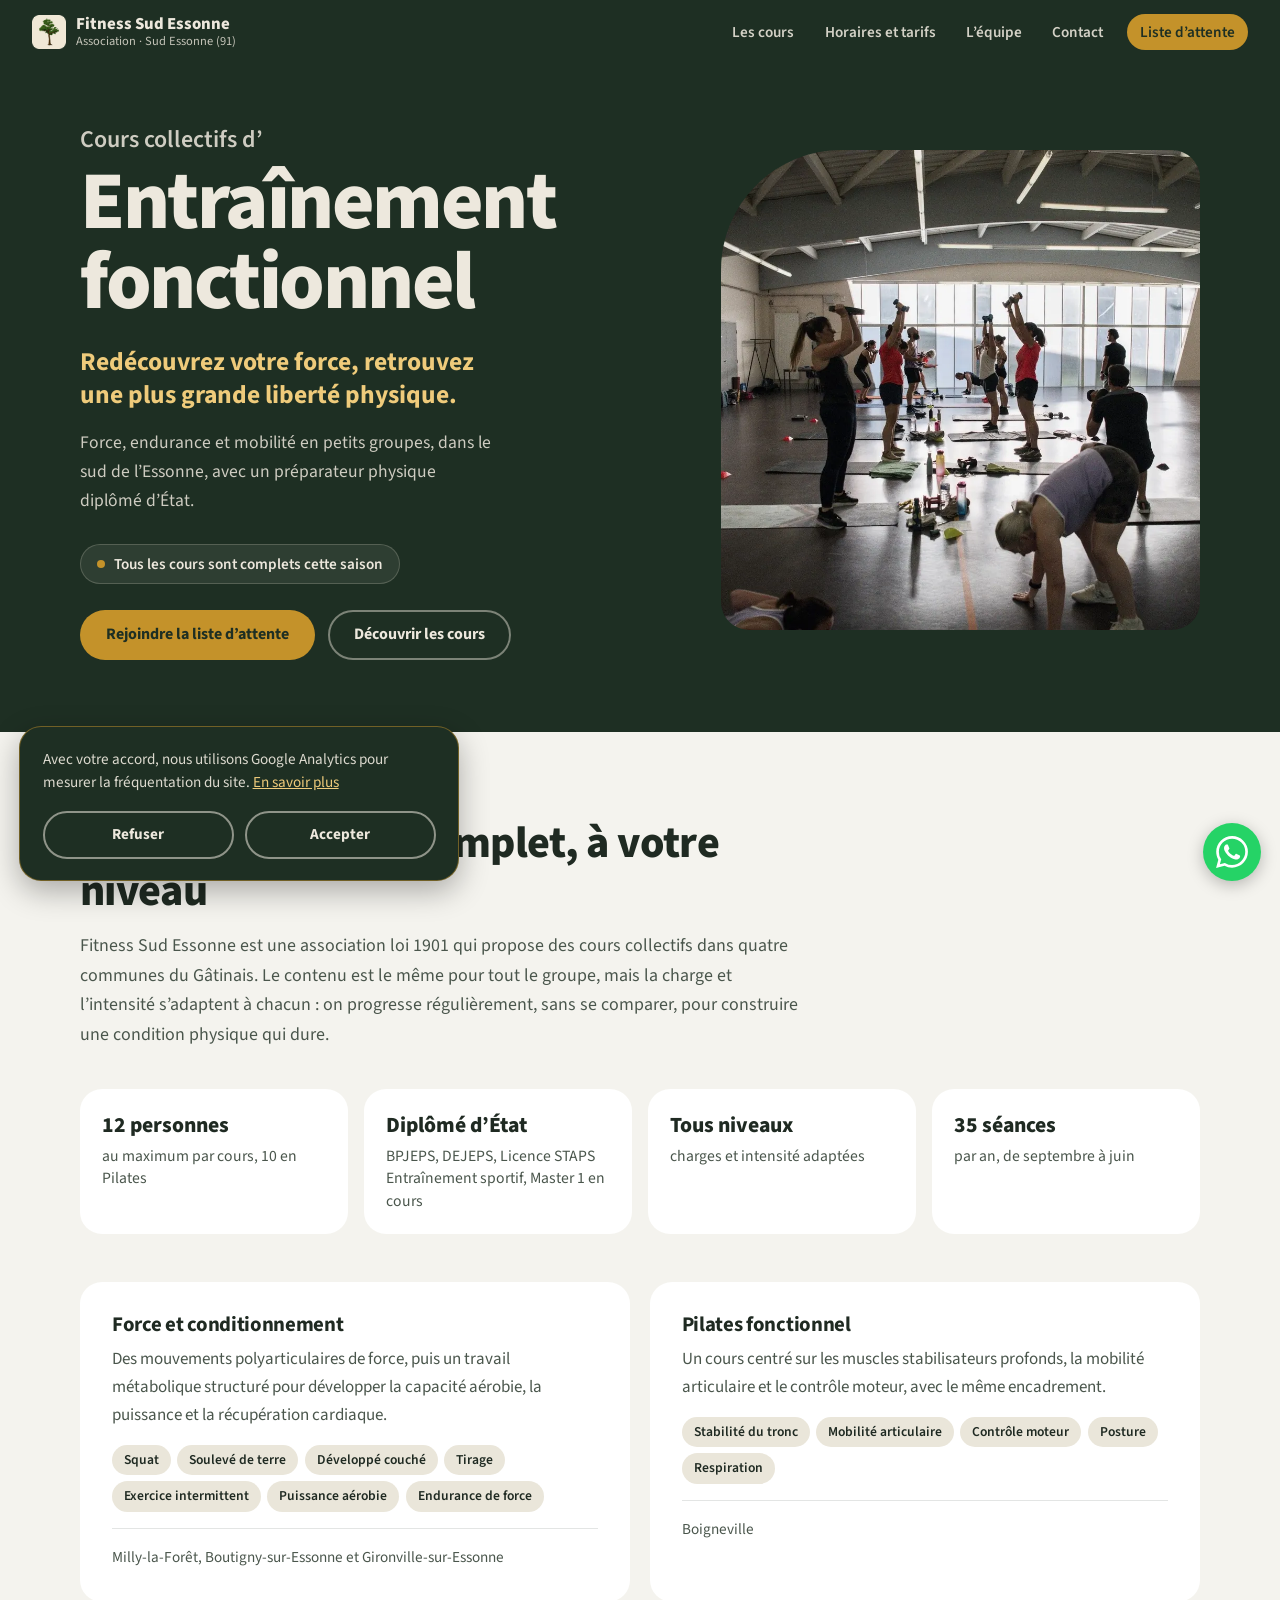
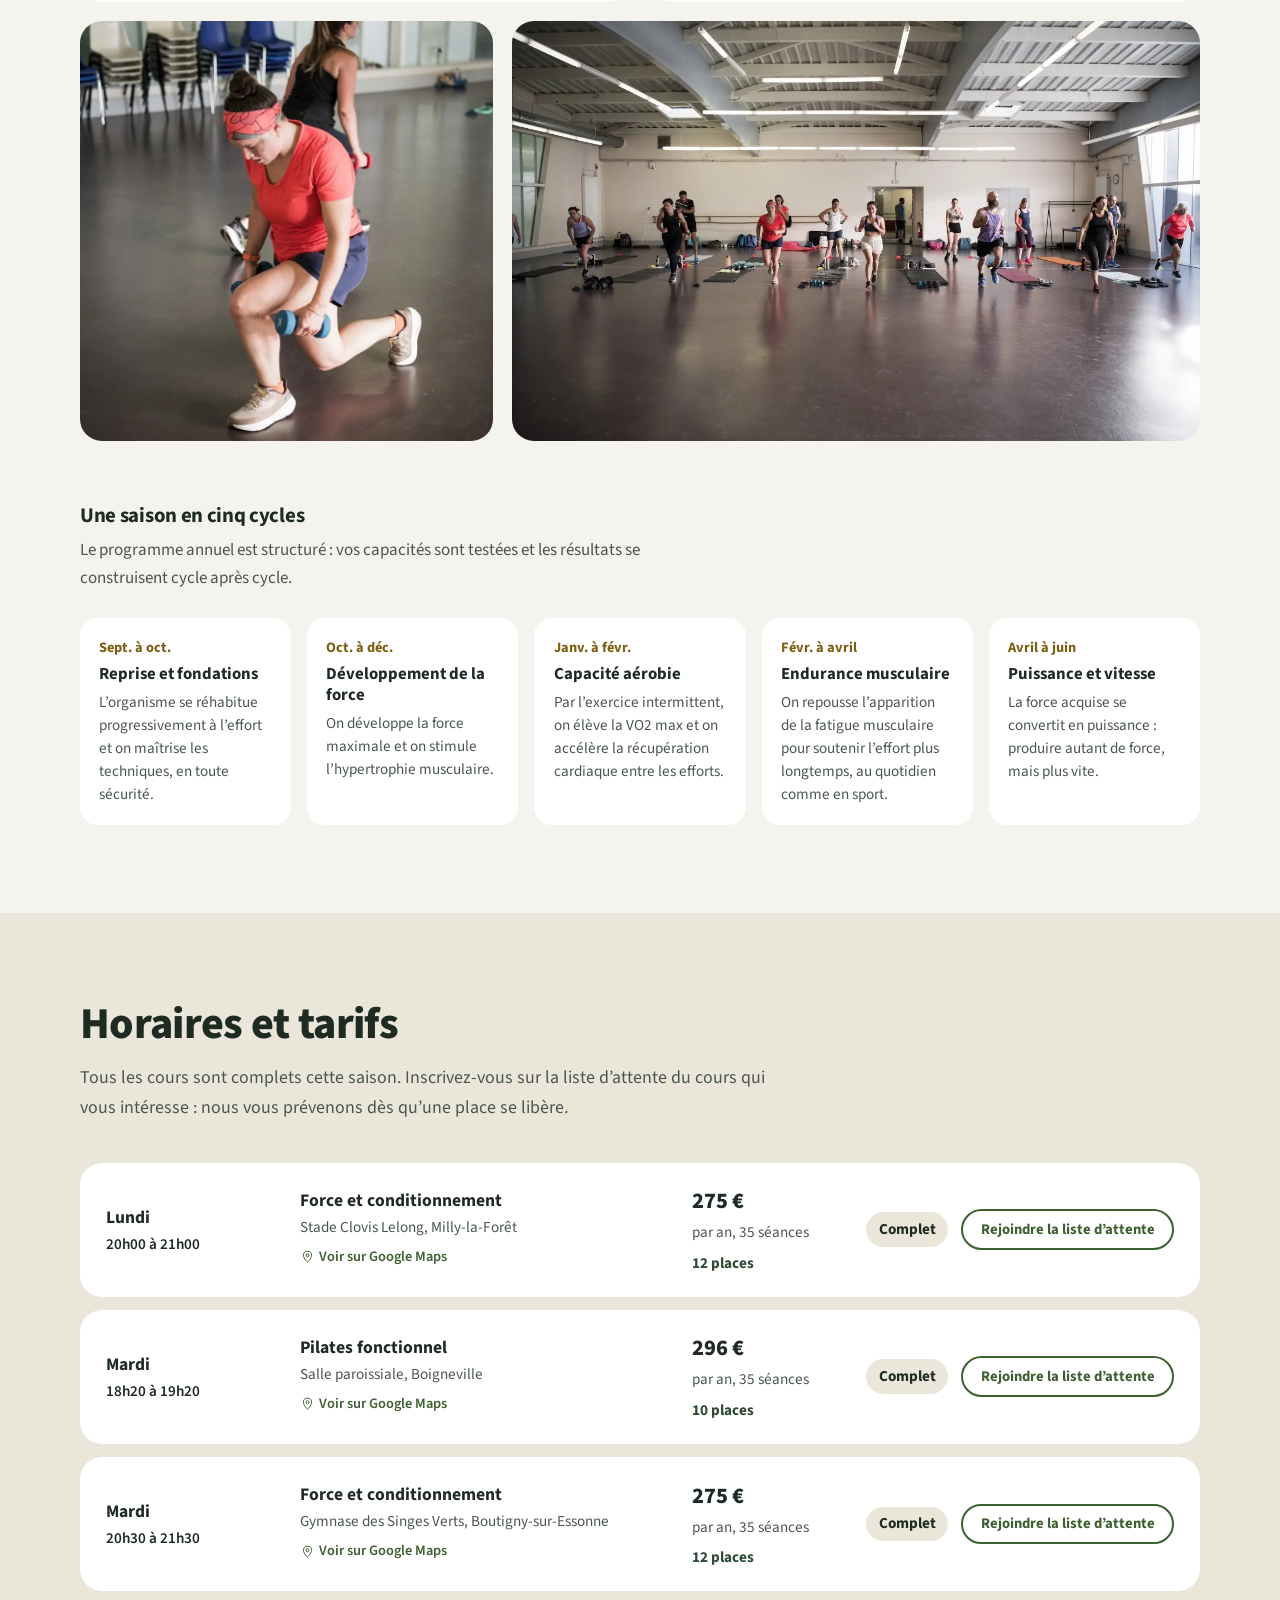
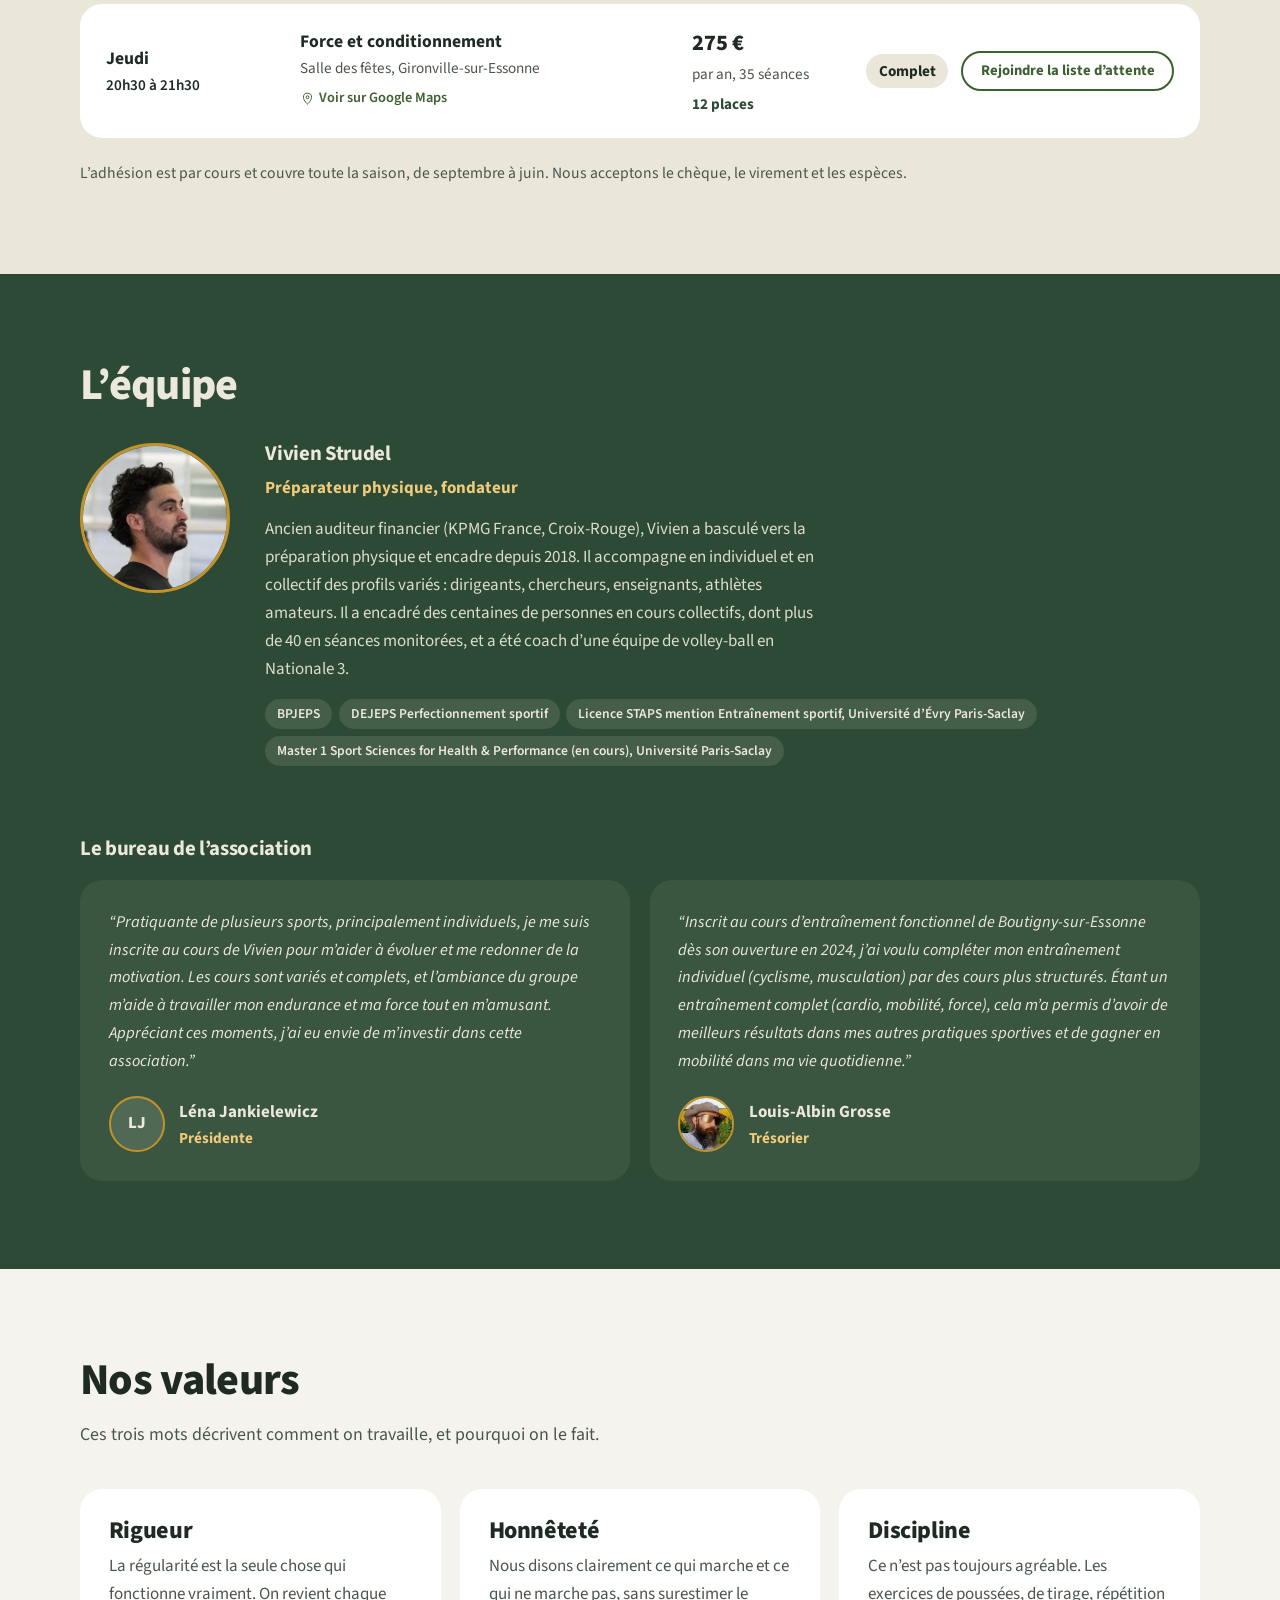
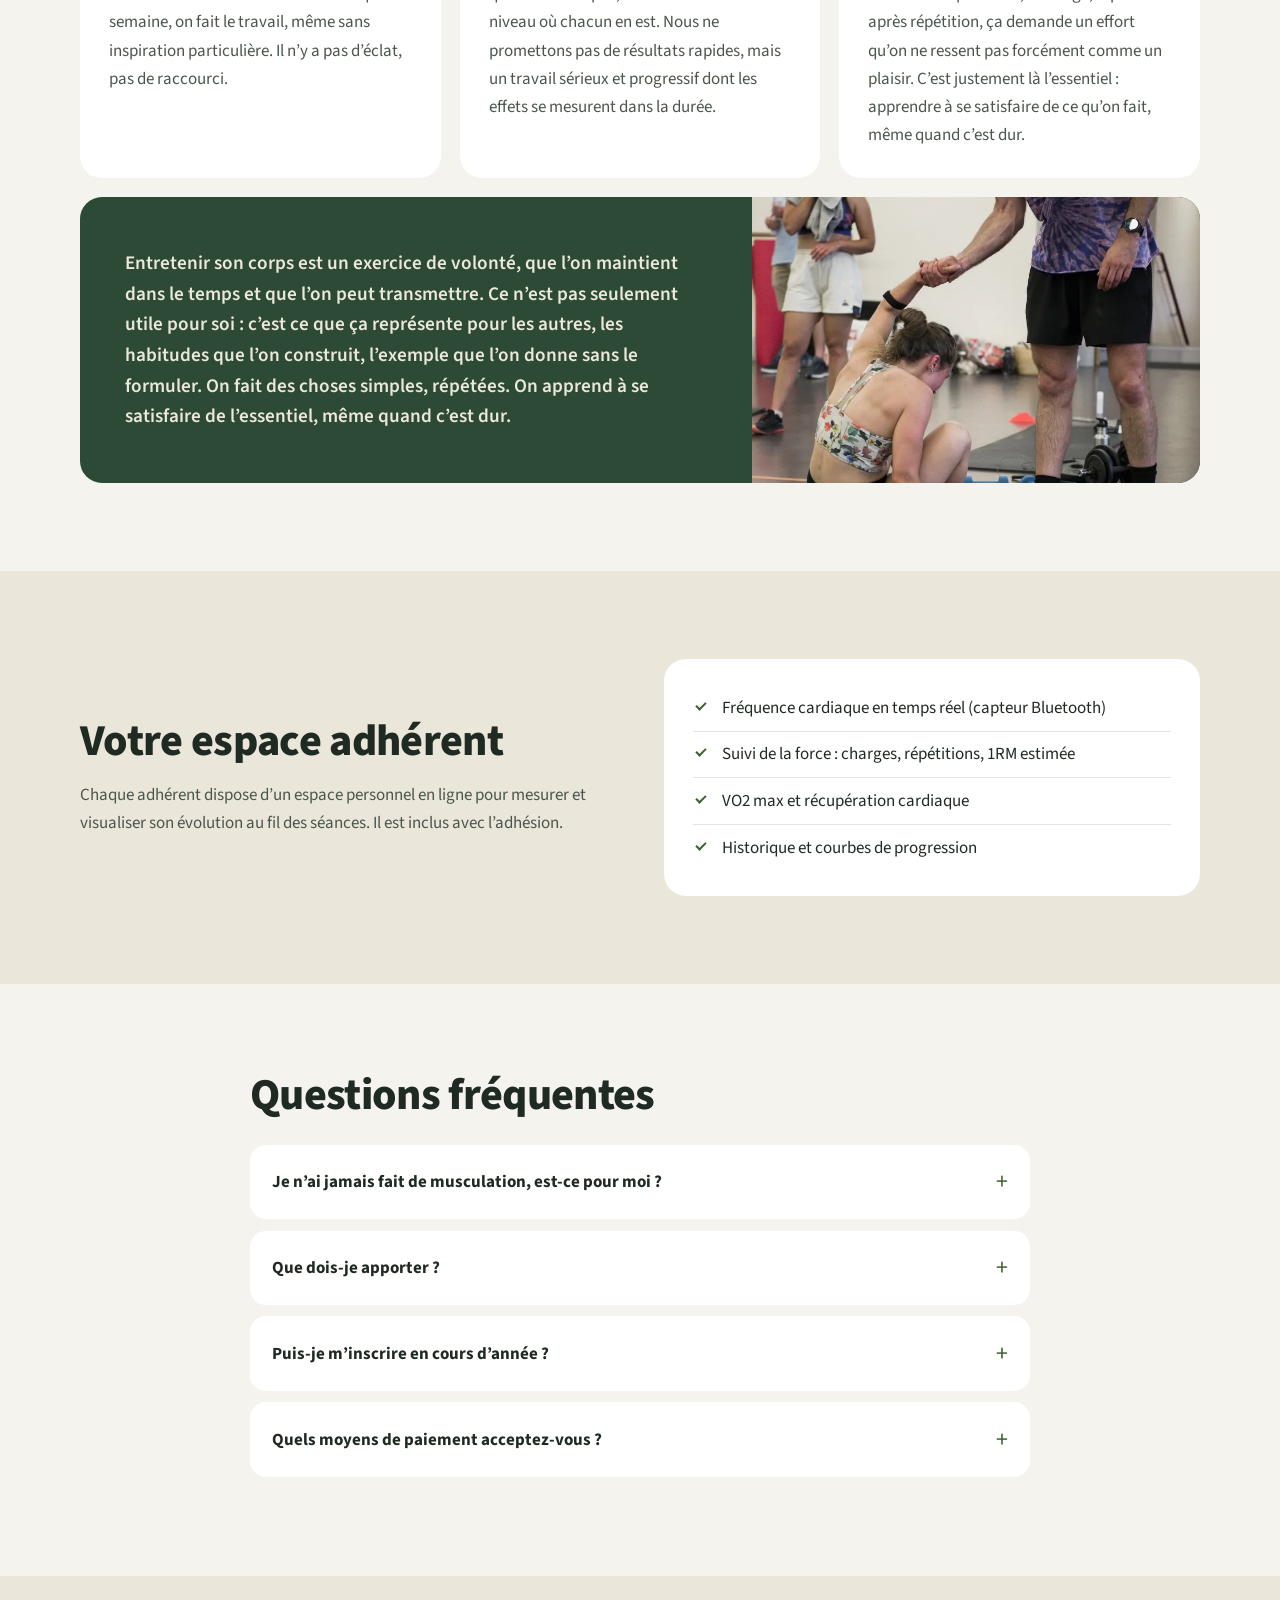
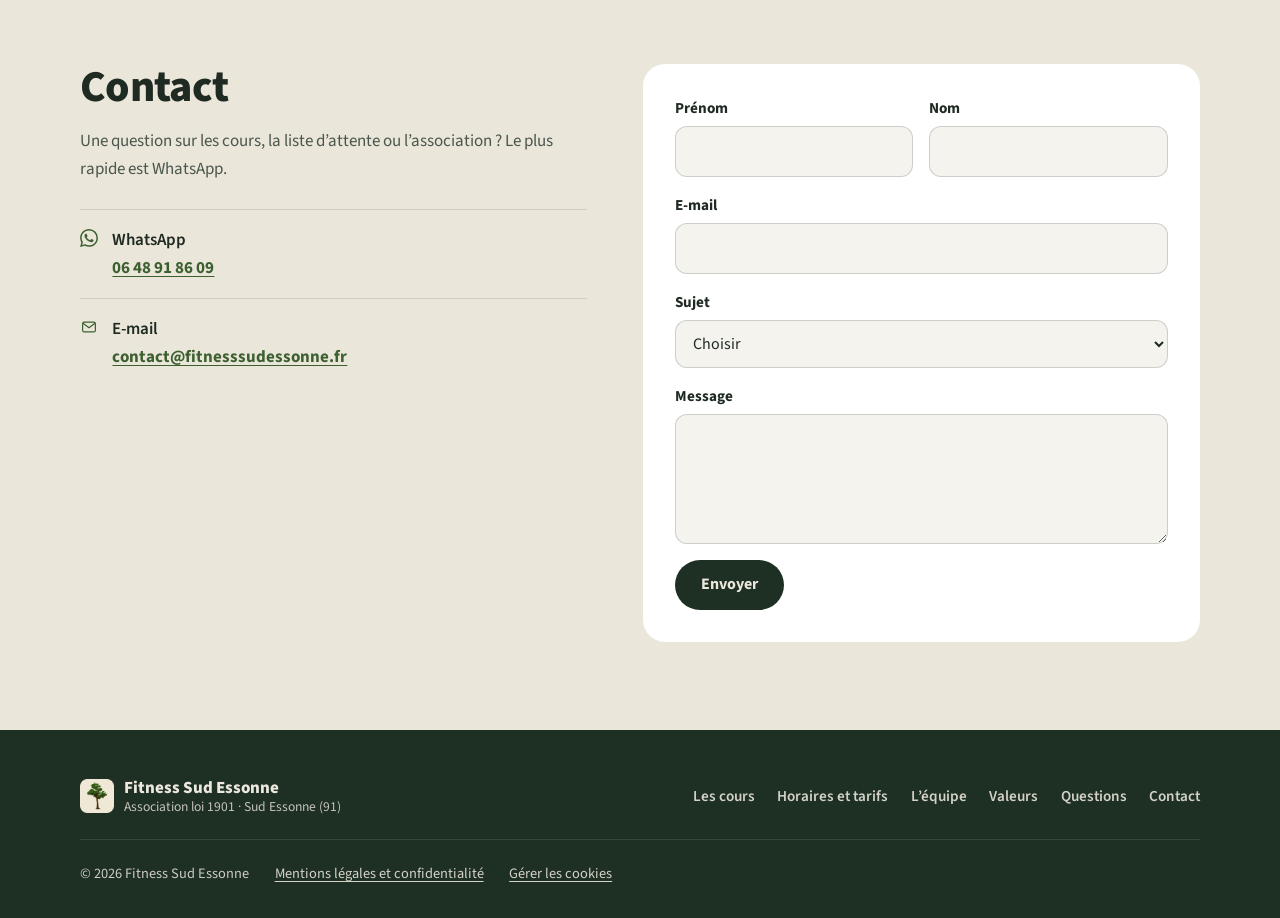
<file: index.html>
<!DOCTYPE html>
<html lang="fr">
<head>
  <meta charset="UTF-8">
  <meta name="viewport" content="width=device-width, initial-scale=1">
  <title>Fitness Sud Essonne | Entraînement fonctionnel et Pilates dans le Gâtinais (91)</title>
  <meta name="description" content="Association de préparation physique dans le Gâtinais : cours collectifs d'entraînement fonctionnel à Milly-la-Forêt, Boutigny-sur-Essonne et Gironville-sur-Essonne, et Pilates fonctionnel à Boigneville, encadrés par un préparateur diplômé d'État.">

  <link rel="canonical" href="https://www.fitnesssudessonne.fr/">

  <!-- Favicon (arbre du logo) -->
  <link rel="icon" href="favicon.ico?v=3" sizes="48x48">
  <link rel="icon" href="assets/icone-192.png?v=3" type="image/png" sizes="192x192">
  <link rel="apple-touch-icon" href="assets/apple-touch-icon.png?v=3">

  <!-- Partage réseaux sociaux -->
  <meta property="og:type" content="website">
  <meta property="og:locale" content="fr_FR">
  <meta property="og:site_name" content="Fitness Sud Essonne">
  <meta property="og:title" content="Fitness Sud Essonne | Entraînement fonctionnel dans le Gâtinais (91)">
  <meta property="og:description" content="Cours collectifs d'entraînement fonctionnel et de Pilates dans le sud de l'Essonne, encadrés par un préparateur physique diplômé d'État.">
  <meta property="og:url" content="https://www.fitnesssudessonne.fr/">
  <meta property="og:image" content="https://www.fitnesssudessonne.fr/assets/seance-force.jpg">

  <!-- Google Analytics : chargé par script.js uniquement après consentement -->

  <link rel="preload" href="assets/fonts/source-sans-3-latin.woff2" as="font" type="font/woff2" crossorigin>
  <link rel="stylesheet" href="styles.css?v=20261120">

  <script type="application/ld+json">
  {
    "@context": "https://schema.org",
    "@type": "SportsClub",
    "name": "Fitness Sud Essonne",
    "description": "Association loi 1901 de préparation physique dans le Gâtinais : force et conditionnement encadrés par un préparateur physique diplômé d'État.",
    "url": "https://www.fitnesssudessonne.fr/",
    "image": "https://www.fitnesssudessonne.fr/assets/seance-force.jpg",
    "email": "contact@fitnesssudessonne.fr",
    "telephone": "+33648918609",
    "priceRange": "275€ - 296€",
    "address": { "@type": "PostalAddress", "streetAddress": "68 rue Rivière", "postalCode": "91720", "addressLocality": "Maisse", "addressCountry": "FR" },
    "areaServed": ["Milly-la-Forêt", "Boutigny-sur-Essonne", "Gironville-sur-Essonne", "Boigneville", "Essonne", "Gâtinais"],
    "location": [
      {
        "@type": "Place",
        "name": "Stade Clovis Lelong",
        "address": { "@type": "PostalAddress", "addressLocality": "Milly-la-Forêt", "postalCode": "91490", "addressCountry": "FR" }
      },
      {
        "@type": "Place",
        "name": "Gymnase des Singes Verts",
        "address": { "@type": "PostalAddress", "addressLocality": "Boutigny-sur-Essonne", "postalCode": "91660", "addressCountry": "FR" }
      },
      {
        "@type": "Place",
        "name": "Salle des fêtes",
        "address": { "@type": "PostalAddress", "addressLocality": "Gironville-sur-Essonne", "postalCode": "91690", "addressCountry": "FR" }
      },
      {
        "@type": "Place",
        "name": "Salle paroissiale de Boigneville",
        "address": { "@type": "PostalAddress", "addressLocality": "Boigneville", "postalCode": "91720", "addressCountry": "FR" }
      }
    ]
  }
  </script>
</head>
<body>
<svg width="0" height="0" style="position:absolute" aria-hidden="true" focusable="false">
  <symbol id="i-wa" viewBox="0 0 24 24"><path fill="currentColor" d="M17.472 14.382c-.297-.149-1.758-.867-2.03-.967-.273-.099-.471-.148-.67.15-.197.297-.767.966-.94 1.164-.173.199-.347.223-.644.075-.297-.15-1.255-.463-2.39-1.475-.883-.788-1.48-1.761-1.653-2.059-.173-.297-.018-.458.13-.606.134-.133.297-.347.446-.52.149-.174.198-.298.298-.497.099-.198.05-.371-.025-.52-.075-.149-.669-1.612-.916-2.207-.242-.579-.487-.5-.669-.51-.173-.008-.371-.01-.57-.01-.198 0-.52.074-.792.372-.272.297-1.04 1.016-1.04 2.479 0 1.462 1.065 2.875 1.213 3.074.149.198 2.096 3.2 5.077 4.487.709.306 1.262.489 1.694.625.712.227 1.36.195 1.871.118.571-.085 1.758-.719 2.006-1.413.248-.694.248-1.289.173-1.413-.074-.124-.272-.198-.57-.347m-5.421 7.403h-.004a9.87 9.87 0 01-5.031-1.378l-.361-.214-3.741.982.998-3.648-.235-.374a9.86 9.86 0 01-1.51-5.26c.001-5.45 4.436-9.884 9.888-9.884 2.64 0 5.122 1.03 6.988 2.898a9.825 9.825 0 012.893 6.994c-.003 5.45-4.437 9.884-9.885 9.884m8.413-18.297A11.815 11.815 0 0012.05 0C5.495 0 .16 5.335.157 11.892c0 2.096.547 4.142 1.588 5.945L.057 24l6.305-1.654a11.882 11.882 0 005.683 1.448h.005c6.554 0 11.89-5.335 11.893-11.893a11.821 11.821 0 00-3.48-8.413z"/></symbol>
  <symbol id="i-pin" viewBox="0 0 24 24"><g fill="none" stroke="currentColor" stroke-width="1.6" stroke-linejoin="round"><path d="M12 21s-6.5-5.7-6.5-11a6.5 6.5 0 0 1 13 0c0 5.3-6.5 11-6.5 11z"/><circle cx="12" cy="10" r="2.3"/></g></symbol>
  <symbol id="i-mail" viewBox="0 0 24 24"><g fill="none" stroke="currentColor" stroke-width="1.6" stroke-linejoin="round"><rect x="3.5" y="5.5" width="17" height="13" rx="2"/><path d="m4 7 8 6 8-6"/></g></symbol>
</svg>
<a class="skip-link" href="#main">Aller au contenu</a>

<nav id="mainNav" aria-label="Navigation principale">
  <a class="brand" href="#top">
    <img src="assets/icone-arbre.png" alt="" width="34" height="34">
    <span>Fitness Sud Essonne<small>Association · Sud Essonne (91)</small></span>
  </a>
  <ul class="nav-links" id="navLinks">
    <li><a href="#cours">Les cours</a></li>
    <li><a href="#horaires">Horaires et tarifs</a></li>
    <li><a href="#equipe">L’équipe</a></li>
    <li><a href="#contact">Contact</a></li>
    <li><a href="#horaires" class="nav-cta">Liste d’attente</a></li>
  </ul>
  <button class="nav-toggle" id="navToggle" aria-label="Ouvrir le menu" aria-expanded="false" aria-controls="navLinks">
    <span></span><span></span><span></span>
  </button>
</nav>

<header class="hero" id="top">
  <div class="hero-grid">
    <div class="hero-text">
      <p class="hero-kicker">Cours collectifs d’</p>
      <h1>Entraînement fonctionnel</h1>
      <p class="hero-lead">Redécouvrez votre force, retrouvez une plus grande liberté physique.</p>
      <p class="hero-sub">Force, endurance et mobilité en petits groupes, dans le sud de l’Essonne, avec un préparateur physique diplômé d’État.</p>
      <div class="hero-status">
        <span class="dot" aria-hidden="true"></span>
        Tous les cours sont complets cette saison
      </div>
      <div class="hero-actions">
        <a href="#horaires" class="btn btn-or">Rejoindre la liste d’attente</a>
        <a href="#cours" class="btn btn-ghost">Découvrir les cours</a>
      </div>
    </div>
    <figure class="hero-photo">
      <picture>
        <source srcset="assets/seance-groupe-salle.webp" type="image/webp">
        <img src="assets/seance-groupe-salle.jpg" alt="Le groupe en pleine séance dans la salle, haltères au-dessus de la tête, sous l’œil du préparateur" width="1000" height="916" fetchpriority="high">
      </picture>
    </figure>
  </div>
</header>

<main id="main">

<section class="section" id="cours">
  <div class="inner">
    <div class="intro">
      <h2>Un entraînement complet, à votre niveau</h2>
      <p>Fitness Sud Essonne est une association loi 1901 qui propose des cours collectifs dans quatre communes du Gâtinais. Le contenu est le même pour tout le groupe, mais la charge et l’intensité s’adaptent à chacun : on progresse régulièrement, sans se comparer, pour construire une condition physique qui dure.</p>
    </div>

    <ul class="facts">
      <li><strong>12 personnes</strong> au maximum par cours, 10 en Pilates</li>
      <li><strong>Diplômé d’État</strong> BPJEPS, DEJEPS, Licence STAPS Entraînement sportif, Master 1 en cours</li>
      <li><strong>Tous niveaux</strong> charges et intensité adaptées</li>
      <li><strong>35 séances</strong> par an, de septembre à juin</li>
    </ul>

    <div class="courses">
      <article class="course">
        <h3>Force et conditionnement</h3>
        <p>Des mouvements polyarticulaires de force, puis un travail métabolique structuré pour développer la capacité aérobie, la puissance et la récupération cardiaque.</p>
        <div class="tags"><span>Squat</span><span>Soulevé de terre</span><span>Développé couché</span><span>Tirage</span><span>Exercice intermittent</span><span>Puissance aérobie</span><span>Endurance de force</span></div>
        <p class="course-where">Milly-la-Forêt, Boutigny-sur-Essonne et Gironville-sur-Essonne</p>
      </article>
      <article class="course">
        <h3>Pilates fonctionnel</h3>
        <p>Un cours centré sur les muscles stabilisateurs profonds, la mobilité articulaire et le contrôle moteur, avec le même encadrement.</p>
        <div class="tags"><span>Stabilité du tronc</span><span>Mobilité articulaire</span><span>Contrôle moteur</span><span>Posture</span><span>Respiration</span></div>
        <p class="course-where">Boigneville</p>
      </article>
    </div>

    <div class="gallery">
      <figure><picture><source srcset="assets/fente-halteres.webp" type="image/webp"><img src="assets/fente-halteres.jpg" alt="Une adhérente concentrée réalise une fente avec haltères" width="858" height="1286" loading="lazy"></picture></figure>
      <figure><picture><source srcset="assets/seance-salle-groupe.webp" type="image/webp"><img src="assets/seance-salle-groupe.jpg" alt="Tout le groupe enchaîne les fentes dans la grande salle" width="1278" height="852" loading="lazy"></picture></figure>
    </div>

    <div class="season">
      <h3>Une saison en cinq cycles</h3>
      <p class="season-lead">Le programme annuel est structuré : vos capacités sont testées et les résultats se construisent cycle après cycle.</p>
      <ol class="cycles">
        <li><span class="when">Sept. à oct.</span><strong>Reprise et fondations</strong> <span>L’organisme se réhabitue progressivement à l’effort et on maîtrise les techniques, en toute sécurité.</span></li>
        <li><span class="when">Oct. à déc.</span><strong>Développement de la force</strong> <span>On développe la force maximale et on stimule l’hypertrophie musculaire.</span></li>
        <li><span class="when">Janv. à févr.</span><strong>Capacité aérobie</strong> <span>Par l’exercice intermittent, on élève la VO2 max et on accélère la récupération cardiaque entre les efforts.</span></li>
        <li><span class="when">Févr. à avril</span><strong>Endurance musculaire</strong> <span>On repousse l’apparition de la fatigue musculaire pour soutenir l’effort plus longtemps, au quotidien comme en sport.</span></li>
        <li><span class="when">Avril à juin</span><strong>Puissance et vitesse</strong> <span>La force acquise se convertit en puissance : produire autant de force, mais plus vite.</span></li>
      </ol>
    </div>
  </div>
</section>

<section class="section section-alt" id="horaires">
  <div class="inner">
    <div class="intro">
      <h2>Horaires et tarifs</h2>
      <p>Tous les cours sont complets cette saison. Inscrivez-vous sur la liste d’attente du cours qui vous intéresse : nous vous prévenons dès qu’une place se libère.</p>
    </div>

    <div class="slots">
      <article class="slot">
        <div class="slot-when"><strong>Lundi</strong> <span>20h00 à 21h00</span></div>
        <div class="slot-what"><strong>Force et conditionnement</strong> <span>Stade Clovis Lelong, Milly-la-Forêt</span><a class="map" href="https://maps.google.com/?q=Stade+Clovis+Lelong+Milly-la-For%C3%AAt+91490" target="_blank" rel="noopener"><svg class="icon" aria-hidden="true"><use href="#i-pin"></use></svg>Voir sur Google Maps</a></div>
        <div class="slot-price"><strong>275 €</strong> <span>par an, 35 séances</span>
          <span class="places">12 places</span></div>
        <div class="slot-status"><span class="badge">Complet</span><a class="btn btn-line" href="https://wa.me/33648918609?text=Bonjour%2C%20je%20souhaite%20m%E2%80%99inscrire%20sur%20la%20liste%20d%E2%80%99attente%20du%20cours%20du%20lundi%20%C3%A0%20Milly-la-For%C3%AAt." target="_blank" rel="noopener">Rejoindre la liste d’attente</a></div>
      </article>
      <article class="slot">
        <div class="slot-when"><strong>Mardi</strong> <span>18h20 à 19h20</span></div>
        <div class="slot-what"><strong>Pilates fonctionnel</strong> <span>Salle paroissiale, Boigneville</span><a class="map" href="https://maps.app.goo.gl/cRaR5UKYHszM4rr76" target="_blank" rel="noopener"><svg class="icon" aria-hidden="true"><use href="#i-pin"></use></svg>Voir sur Google Maps</a></div>
        <div class="slot-price"><strong>296 €</strong> <span>par an, 35 séances</span>
          <span class="places">10 places</span></div>
        <div class="slot-status"><span class="badge">Complet</span><a class="btn btn-line" href="https://wa.me/33648918609?text=Bonjour%2C%20je%20souhaite%20m%E2%80%99inscrire%20sur%20la%20liste%20d%E2%80%99attente%20du%20Pilates%20fonctionnel%20du%20mardi%20%C3%A0%20Boigneville." target="_blank" rel="noopener">Rejoindre la liste d’attente</a></div>
      </article>
      <article class="slot">
        <div class="slot-when"><strong>Mardi</strong> <span>20h30 à 21h30</span></div>
        <div class="slot-what"><strong>Force et conditionnement</strong> <span>Gymnase des Singes Verts, Boutigny-sur-Essonne</span><a class="map" href="https://maps.google.com/?q=Gymnase+des+Singes+Verts+Boutigny-sur-Essonne+91660" target="_blank" rel="noopener"><svg class="icon" aria-hidden="true"><use href="#i-pin"></use></svg>Voir sur Google Maps</a></div>
        <div class="slot-price"><strong>275 €</strong> <span>par an, 35 séances</span>
          <span class="places">12 places</span></div>
        <div class="slot-status"><span class="badge">Complet</span><a class="btn btn-line" href="https://wa.me/33648918609?text=Bonjour%2C%20je%20souhaite%20m%E2%80%99inscrire%20sur%20la%20liste%20d%E2%80%99attente%20du%20cours%20du%20mardi%20%C3%A0%20Boutigny-sur-Essonne." target="_blank" rel="noopener">Rejoindre la liste d’attente</a></div>
      </article>
      <article class="slot">
        <div class="slot-when"><strong>Jeudi</strong> <span>20h30 à 21h30</span></div>
        <div class="slot-what"><strong>Force et conditionnement</strong> <span>Salle des fêtes, Gironville-sur-Essonne</span><a class="map" href="https://maps.google.com/?q=Salle+des+F%C3%AAtes+Gironville-sur-Essonne+91690" target="_blank" rel="noopener"><svg class="icon" aria-hidden="true"><use href="#i-pin"></use></svg>Voir sur Google Maps</a></div>
        <div class="slot-price"><strong>275 €</strong> <span>par an, 35 séances</span>
          <span class="places">12 places</span></div>
        <div class="slot-status"><span class="badge">Complet</span><a class="btn btn-line" href="https://wa.me/33648918609?text=Bonjour%2C%20je%20souhaite%20m%E2%80%99inscrire%20sur%20la%20liste%20d%E2%80%99attente%20du%20cours%20du%20jeudi%20%C3%A0%20Gironville-sur-Essonne." target="_blank" rel="noopener">Rejoindre la liste d’attente</a></div>
      </article>
    </div>

    <p class="note">L’adhésion est par cours et couvre toute la saison, de septembre à juin. Nous acceptons le chèque, le virement et les espèces.</p>
  </div>
</section>

<section class="section section-dark" id="equipe">
  <div class="inner">
    <h2>L’équipe</h2>
    <div class="coach">
      <picture><source srcset="assets/vivien.webp" type="image/webp"><img class="coach-photo" src="assets/vivien.jpg" alt="Vivien Strudel pendant une séance, feuille d’entraînement à la main" width="320" height="320" loading="lazy"></picture>
      <div>
        <h3>Vivien Strudel</h3>
        <p class="role">Préparateur physique, fondateur</p>
        <p>Ancien auditeur financier (KPMG France, Croix-Rouge), Vivien a basculé vers la préparation physique et encadre depuis 2018. Il accompagne en individuel et en collectif des profils variés : dirigeants, chercheurs, enseignants, athlètes amateurs. Il a encadré des centaines de personnes en cours collectifs, dont plus de 40 en séances monitorées, et a été coach d’une équipe de volley-ball en Nationale 3.</p>
        <div class="tags tags-light"><span>BPJEPS</span><span>DEJEPS Perfectionnement sportif</span><span>Licence STAPS mention Entraînement sportif, Université d’Évry Paris-Saclay</span><span>Master 1 Sport Sciences for Health &amp; Performance (en cours), Université Paris-Saclay</span></div>
      </div>
    </div>

    <h3 class="bureau-title">Le bureau de l’association</h3>
    <div class="bureau">
      <figure class="quote">
        <blockquote><p>“Pratiquante de plusieurs sports, principalement individuels, je me suis inscrite au cours de Vivien pour m’aider à évoluer et me redonner de la motivation. Les cours sont variés et complets, et l’ambiance du groupe m’aide à travailler mon endurance et ma force tout en m’amusant. Appréciant ces moments, j’ai eu envie de m’investir dans cette association.”</p></blockquote>
        <figcaption>
          <span class="avatar avatar-init" aria-hidden="true">LJ</span>
          <span><strong>Léna Jankielewicz</strong><span class="role">Présidente</span></span>
        </figcaption>
      </figure>
      <figure class="quote">
        <blockquote><p>“Inscrit au cours d’entraînement fonctionnel de Boutigny-sur-Essonne dès son ouverture en 2024, j’ai voulu compléter mon entraînement individuel (cyclisme, musculation) par des cours plus structurés. Étant un entraînement complet (cardio, mobilité, force), cela m’a permis d’avoir de meilleurs résultats dans mes autres pratiques sportives et de gagner en mobilité dans ma vie quotidienne.”</p></blockquote>
        <figcaption>
          <picture><source srcset="assets/louis-albin.webp" type="image/webp"><img class="avatar" src="assets/louis-albin.jpg" alt="" width="320" height="320" loading="lazy"></picture>
          <span><strong>Louis-Albin Grosse</strong><span class="role">Trésorier</span></span>
        </figcaption>
      </figure>
    </div>
  </div>
</section>

<section class="section" id="valeurs">
  <div class="inner">
    <div class="intro">
      <h2>Nos valeurs</h2>
      <p>Ces trois mots décrivent comment on travaille, et pourquoi on le fait.</p>
    </div>
    <div class="values">
      <div class="value">
        <h3>Rigueur</h3>
        <p>La régularité est la seule chose qui fonctionne vraiment. On revient chaque semaine, on fait le travail, même sans inspiration particulière. Il n’y a pas d’éclat, pas de raccourci.</p>
      </div>
      <div class="value">
        <h3>Honnêteté</h3>
        <p>Nous disons clairement ce qui marche et ce qui ne marche pas, sans surestimer le niveau où chacun en est. Nous ne promettons pas de résultats rapides, mais un travail sérieux et progressif dont les effets se mesurent dans la durée.</p>
      </div>
      <div class="value">
        <h3>Discipline</h3>
        <p>Ce n’est pas toujours agréable. Les exercices de poussées, de tirage, répétition après répétition, ça demande un effort qu’on ne ressent pas forcément comme un plaisir. C’est justement là l’essentiel : apprendre à se satisfaire de ce qu’on fait, même quand c’est dur.</p>
      </div>
    </div>
    <div class="manifesto">
      <p>Entretenir son corps est un exercice de volonté, que l’on maintient dans le temps et que l’on peut transmettre. Ce n’est pas seulement utile pour soi : c’est ce que ça représente pour les autres, les habitudes que l’on construit, l’exemple que l’on donne sans le formuler. On fait des choses simples, répétées. On apprend à se satisfaire de l’essentiel, même quand c’est dur.</p>
      <picture><source srcset="assets/entraide-seance.webp" type="image/webp"><img src="assets/entraide-seance.jpg" alt="Un adhérent tend la main à une participante pour l’aider à se relever après l’effort" width="858" height="1286" loading="lazy"></picture>
    </div>
  </div>
</section>

<section class="section section-alt" id="app">
  <div class="inner">
    <div class="app">
      <div>
        <h2>Votre espace adhérent</h2>
        <p>Chaque adhérent dispose d’un espace personnel en ligne pour mesurer et visualiser son évolution au fil des séances. Il est inclus avec l’adhésion.</p>
      </div>
      <ul class="app-list">
        <li>Fréquence cardiaque en temps réel (capteur Bluetooth)</li>
        <li>Suivi de la force : charges, répétitions, 1RM estimée</li>
        <li>VO2 max et récupération cardiaque</li>
        <li>Historique et courbes de progression</li>
      </ul>
    </div>
  </div>
</section>

<section class="section" id="faq">
  <div class="inner narrow">
    <h2>Questions fréquentes</h2>
    <div class="faq">
      <details>
        <summary>Je n’ai jamais fait de musculation, est-ce pour moi ?</summary>
        <p>Oui. Le contenu de la séance est le même pour tout le groupe, mais la charge et l’intensité s’adaptent à chacun. Les débutants commencent léger et apprennent d’abord la technique, sous l’œil du préparateur.</p>
      </details>
      <details>
        <summary>Que dois-je apporter ?</summary>
        <p>Une tenue confortable, des chaussures de sport propres et une bouteille d’eau suffisent. Le matériel d’entraînement est fourni sur place.</p>
      </details>
      <details>
        <summary>Puis-je m’inscrire en cours d’année ?</summary>
        <p>Tous les cours sont complets cette saison, mais vous pouvez rejoindre la liste d’attente depuis la partie « Horaires et tarifs » : nous vous prévenons dès qu’une place se libère.</p>
      </details>
      <details>
        <summary>Quels moyens de paiement acceptez-vous ?</summary>
        <p>Nous acceptons le chèque, le virement et les espèces.</p>
      </details>
    </div>
  </div>
</section>

<section class="section section-alt" id="contact">
  <div class="inner">
    <div class="contact">
      <div>
        <h2>Contact</h2>
        <p>Une question sur les cours, la liste d’attente ou l’association ? Le plus rapide est WhatsApp.</p>
        <ul class="contact-list">
          <li><svg class="icon" aria-hidden="true"><use href="#i-wa"></use></svg><span>WhatsApp<br><a href="https://wa.me/33648918609" target="_blank" rel="noopener">06 48 91 86 09</a></span></li>
          <li><svg class="icon" aria-hidden="true"><use href="#i-mail"></use></svg><span>E-mail<br><a href="mailto:contact@fitnesssudessonne.fr">contact@fitnesssudessonne.fr</a></span></li>
        </ul>
      </div>
      <form class="form" id="contactForm">
        <div class="form-row">
          <div class="field"><label for="cP">Prénom</label><input type="text" id="cP" name="prenom" autocomplete="given-name" required></div>
          <div class="field"><label for="cN">Nom</label><input type="text" id="cN" name="nom" autocomplete="family-name" required></div>
        </div>
        <div class="field"><label for="cE">E-mail</label><input type="email" id="cE" name="email" autocomplete="email" required></div>
        <div class="field">
          <label for="cS">Sujet</label>
          <select id="cS" name="sujet">
            <option value="">Choisir</option>
            <option>Liste d’attente</option>
            <option>Renseignements sur les cours</option>
            <option>Horaires et tarifs</option>
            <option>Espace adhérent</option>
            <option>Autre</option>
          </select>
        </div>
        <div class="field"><label for="cM">Message</label><textarea id="cM" name="message" rows="4"></textarea></div>
        <button type="submit" class="btn btn-dark">Envoyer</button>
        <p id="formMsg" class="form-msg" role="status"></p>
      </form>
    </div>
  </div>
</section>

</main>

<footer>
  <div class="inner footer">
    <div class="footer-brand">
      <img src="assets/icone-arbre.png" alt="" width="34" height="34">
      <span>Fitness Sud Essonne<small>Association loi 1901 · Sud Essonne (91)</small></span>
    </div>
    <nav class="footer-nav" aria-label="Navigation pied de page">
      <a href="#cours">Les cours</a>
      <a href="#horaires">Horaires et tarifs</a>
      <a href="#equipe">L’équipe</a>
      <a href="#valeurs">Valeurs</a>
      <a href="#faq">Questions</a>
      <a href="#contact">Contact</a>
    </nav>
    <div class="footer-legal">
      <span>© 2026 Fitness Sud Essonne</span>
      <a href="mentions-legales.html">Mentions légales et confidentialité</a>
      <button type="button" class="link-btn" data-cookie-settings>Gérer les cookies</button>
    </div>
  </div>
  <a class="wa-float" href="https://wa.me/33648918609?text=Bonjour%2C%20je%20souhaite%20m%E2%80%99inscrire%20sur%20la%20liste%20d%E2%80%99attente%20d%E2%80%99un%20cours." target="_blank" rel="noopener" aria-label="Nous écrire sur WhatsApp"><svg aria-hidden="true"><use href="#i-wa"></use></svg></a>
</footer>

<script src="script.js?v=20261120"></script>
</body>
</html>
</file>
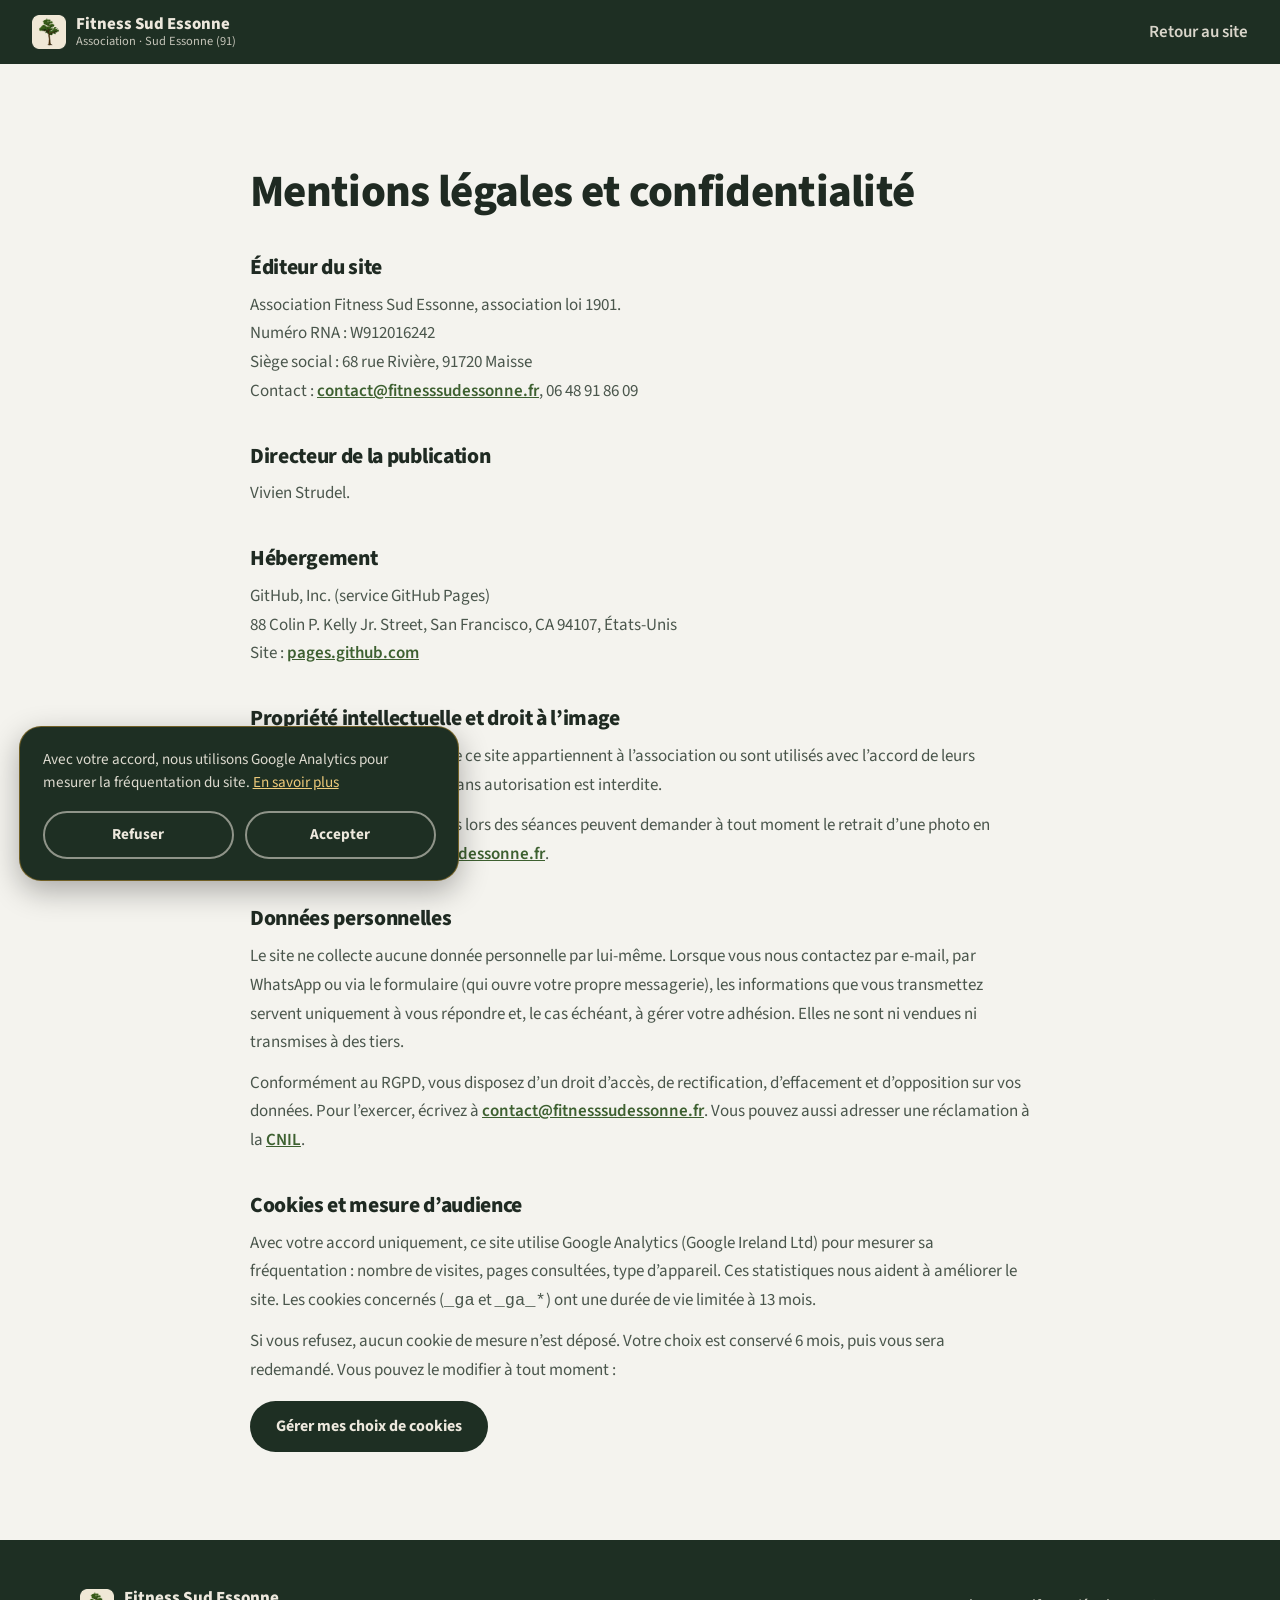
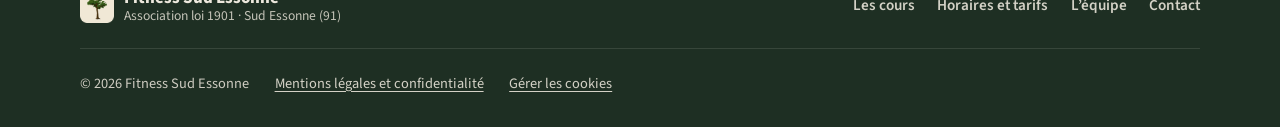
<file: mentions-legales.html>
<!DOCTYPE html>
<html lang="fr">
<head>
  <meta charset="UTF-8">
  <meta name="viewport" content="width=device-width, initial-scale=1">
  <title>Mentions légales et confidentialité | Fitness Sud Essonne</title>
  <meta name="description" content="Mentions légales, données personnelles et cookies du site de l'association Fitness Sud Essonne.">
  <meta name="robots" content="noindex, follow">
  <link rel="canonical" href="https://www.fitnesssudessonne.fr/mentions-legales.html">

  <link rel="icon" href="favicon.ico?v=3" sizes="48x48">
  <link rel="icon" href="assets/icone-192.png?v=3" type="image/png" sizes="192x192">
  <link rel="apple-touch-icon" href="assets/apple-touch-icon.png?v=3">

  <link rel="preload" href="assets/fonts/source-sans-3-latin.woff2" as="font" type="font/woff2" crossorigin>
  <link rel="stylesheet" href="styles.css?v=20261120">
</head>
<body>

<a class="skip-link" href="#main">Aller au contenu</a>

<nav id="mainNav" class="nav-solid" aria-label="Navigation principale">
  <a class="brand" href="index.html">
    <img src="assets/icone-arbre.png" alt="" width="34" height="34">
    <span>Fitness Sud Essonne<small>Association · Sud Essonne (91)</small></span>
  </a>
  <a class="nav-back" href="index.html">Retour au site</a>
</nav>

<main id="main">
<section class="section">
  <div class="inner legal">
    <h1>Mentions légales et confidentialité</h1>

    <h2>Éditeur du site</h2>
    <p>Association Fitness Sud Essonne, association loi 1901.<br>
    Numéro RNA : W912016242<br>
    Siège social : 68 rue Rivière, 91720 Maisse<br>
    Contact : <a href="mailto:contact@fitnesssudessonne.fr">contact@fitnesssudessonne.fr</a>, 06 48 91 86 09</p>

    <h2>Directeur de la publication</h2>
    <p>Vivien Strudel.</p>

    <h2>Hébergement</h2>
    <p>GitHub, Inc. (service GitHub Pages)<br>
    88 Colin P. Kelly Jr. Street, San Francisco, CA 94107, États-Unis<br>
    Site : <a href="https://pages.github.com" target="_blank" rel="noopener">pages.github.com</a></p>

    <h2>Propriété intellectuelle et droit à l’image</h2>
    <p>Les textes et photographies de ce site appartiennent à l’association ou sont utilisés avec l’accord de leurs auteurs. Toute reproduction sans autorisation est interdite.</p>
    <p>Les personnes photographiées lors des séances peuvent demander à tout moment le retrait d’une photo en écrivant à <a href="mailto:contact@fitnesssudessonne.fr">contact@fitnesssudessonne.fr</a>.</p>

    <h2>Données personnelles</h2>
    <p>Le site ne collecte aucune donnée personnelle par lui-même. Lorsque vous nous contactez par e-mail, par WhatsApp ou via le formulaire (qui ouvre votre propre messagerie), les informations que vous transmettez servent uniquement à vous répondre et, le cas échéant, à gérer votre adhésion. Elles ne sont ni vendues ni transmises à des tiers.</p>
    <p>Conformément au RGPD, vous disposez d’un droit d’accès, de rectification, d’effacement et d’opposition sur vos données. Pour l’exercer, écrivez à <a href="mailto:contact@fitnesssudessonne.fr">contact@fitnesssudessonne.fr</a>. Vous pouvez aussi adresser une réclamation à la <a href="https://www.cnil.fr" target="_blank" rel="noopener">CNIL</a>.</p>

    <h2 id="cookies">Cookies et mesure d’audience</h2>
    <p>Avec votre accord uniquement, ce site utilise Google Analytics (Google Ireland Ltd) pour mesurer sa fréquentation : nombre de visites, pages consultées, type d’appareil. Ces statistiques nous aident à améliorer le site. Les cookies concernés (<code>_ga</code> et <code>_ga_*</code>) ont une durée de vie limitée à 13 mois.</p>
    <p>Si vous refusez, aucun cookie de mesure n’est déposé. Votre choix est conservé 6 mois, puis vous sera redemandé. Vous pouvez le modifier à tout moment :</p>
    <button type="button" class="btn btn-dark" data-cookie-settings>Gérer mes choix de cookies</button>
  </div>
</section>
</main>

<footer>
  <div class="inner footer">
    <div class="footer-brand">
      <img src="assets/icone-arbre.png" alt="" width="34" height="34">
      <span>Fitness Sud Essonne<small>Association loi 1901 · Sud Essonne (91)</small></span>
    </div>
    <nav class="footer-nav" aria-label="Navigation pied de page">
      <a href="index.html#cours">Les cours</a>
      <a href="index.html#horaires">Horaires et tarifs</a>
      <a href="index.html#equipe">L’équipe</a>
      <a href="index.html#contact">Contact</a>
    </nav>
    <div class="footer-legal">
      <span>© 2026 Fitness Sud Essonne</span>
      <a href="mentions-legales.html" aria-current="page">Mentions légales et confidentialité</a>
      <button type="button" class="link-btn" data-cookie-settings>Gérer les cookies</button>
    </div>
  </div>
</footer>

<script src="script.js?v=20261120"></script>
</body>
</html>
</file>
<file: styles.css>
/* ==========================================================================
   Fitness Sud Essonne, feuille de styles
   Identité reprise des flyers de l'association : une seule police sans
   empattement (Source Sans 3), titres en gras, blocs vert pinède arrondis,
   fond clair. Sur fond vert, le texte est toujours crème ou or, jamais vert.
   Petits textes : contraste d'au moins 4,5 pour 1 (norme WCAG AA).
   ========================================================================== */

/* Police hébergée sur le site (Source Sans 3, licence SIL OFL), variable 400 à 800 */
@font-face { font-family: 'Source Sans 3'; font-style: normal; font-weight: 400 800; font-display: swap;
  src: url('assets/fonts/source-sans-3-latin-ext.woff2') format('woff2');
  unicode-range: U+0100-02BA, U+02BD-02C5, U+02C7-02CC, U+02CE-02D7, U+02DD-02FF, U+0304, U+0308, U+0329, U+1D00-1DBF, U+1E00-1E9F, U+1EF2-1EFF, U+2020, U+20A0-20AB, U+20AD-20C4, U+2113, U+2C60-2C7F, U+A720-A7FF; }
@font-face { font-family: 'Source Sans 3'; font-style: normal; font-weight: 400 800; font-display: swap;
  src: url('assets/fonts/source-sans-3-latin.woff2') format('woff2');
  unicode-range: U+0000-00FF, U+0131, U+0152-0153, U+02BB-02BC, U+02C6, U+02DA, U+02DC, U+0304, U+0308, U+0329, U+2000-206F, U+20AC, U+2122, U+2191, U+2193, U+2212, U+2215, U+FEFF, U+FFFD; }

@font-face { font-family: 'Source Sans 3'; font-style: italic; font-weight: 400 500; font-display: swap;
  src: url('assets/fonts/source-sans-3-italic-latin.woff2') format('woff2');
  unicode-range: U+0000-00FF, U+0131, U+0152-0153, U+02BB-02BC, U+02C6, U+02DA, U+02DC, U+0304, U+0308, U+0329, U+2000-206F, U+20AC, U+2122, U+2191, U+2193, U+2212, U+2215, U+FEFF, U+FFFD; }
:root {
  --pin:        #1E2F23; /* vert pinède profond : haut de page, pied de page */
  --vert:       #2C4A35; /* vert des flyers : blocs et section équipe */
  --vert-clair: #3D6030; /* boutons verts sur fond clair */
  --or:         #C4922A; /* or des blés : boutons principaux */
  --or-fonce:   #7D5D0F; /* or lisible en petit texte sur fond clair */
  --or-clair:   #EFCB7B; /* or lisible en petit texte sur fond vert */
  --creme:      #EDE8DD; /* texte sur fond vert */
  --fond:       #F4F3EE; /* fond principal, comme les flyers */
  --fond-alt:   #EAE6DA; /* sections alternées, sable */
  --blanc:      #FFFFFF;
  --texte:      #1F2A22; /* titres et texte fort */
  --texte-doux: #4A564C; /* texte courant */
  --ligne:      rgba(31,42,34,.12);

  --nav-h: 64px;
  --maxw: 1120px;
  --rayon: 22px;
  --police: 'Source Sans 3', system-ui, -apple-system, 'Segoe UI', sans-serif;
}

*, *::before, *::after { box-sizing: border-box; margin: 0; padding: 0; }
picture { display: contents; }
source { display: none; }
html { scroll-behavior: smooth; }
body {
  font-family: var(--police); font-size: 1.0625rem; line-height: 1.65;
  background: var(--fond); color: var(--texte-doux);
  -webkit-font-smoothing: antialiased;
}
img { display: block; max-width: 100%; }
a { color: inherit; }
h1, h2, h3 { color: var(--texte); line-height: 1.1; letter-spacing: -.015em; }
h2 { font-size: clamp(1.9rem, 3.6vw, 2.75rem); font-weight: 800; margin-bottom: .9rem; }
h3 { font-size: 1.3rem; font-weight: 700; margin-bottom: .5rem; }
strong { color: var(--texte); font-weight: 700; }

/* Accessibilité */
.skip-link {
  position: absolute; left: -999px; top: 0; z-index: 500;
  background: var(--or); color: var(--pin); font-weight: 700;
  padding: .6rem 1rem; border-radius: 0 0 10px 0; text-decoration: none;
}
.skip-link:focus { left: 0; }
:focus-visible { outline: 3px solid var(--or); outline-offset: 2px; }

/* Apparition douce au défilement (désactivée si l'utilisateur préfère) */
.reveal { opacity: 0; transform: translateY(14px); transition: opacity .5s ease, transform .5s ease; }
.reveal.in { opacity: 1; transform: none; }
@media (prefers-reduced-motion: reduce) {
  html { scroll-behavior: auto; }
  .reveal { opacity: 1; transform: none; transition: none; }
}

/* --------------------------------------------------------------------------
   Boutons et petits éléments communs
   -------------------------------------------------------------------------- */
.btn {
  display: inline-flex; align-items: center; justify-content: center; gap: .5rem;
  font: inherit; font-weight: 700; font-size: 1rem; line-height: 1.2;
  padding: .85rem 1.5rem; border-radius: 999px; border: 2px solid transparent;
  text-decoration: none; cursor: pointer; transition: background .15s, color .15s, border-color .15s;
}
.btn-or { background: var(--or); color: var(--pin); }
.btn-or:hover { background: #D3A13A; }
.btn-ghost { color: var(--creme); border-color: rgba(237,232,221,.45); }
.btn-ghost:hover { border-color: var(--creme); }
.btn-line { color: var(--vert-clair); border-color: var(--vert-clair); font-size: .92rem; padding: .6rem 1.1rem; }
.btn-line:hover { background: var(--vert-clair); color: var(--blanc); }
.btn-dark { background: var(--pin); color: var(--creme); }
.btn-dark:hover { background: var(--vert); }

.icon { width: 18px; height: 18px; flex-shrink: 0; }

.tags { display: flex; flex-wrap: wrap; gap: .4rem; margin: 1rem 0; }
.tags span {
  font-size: .85rem; font-weight: 600; color: var(--texte);
  background: var(--fond-alt); border-radius: 999px; padding: .25rem .75rem;
}
.tags-light span { background: rgba(237,232,221,.12); color: var(--creme); }

.badge {
  display: inline-block; font-size: .85rem; font-weight: 700; color: var(--texte);
  background: var(--fond-alt); border-radius: 999px; padding: .3rem .8rem;
}

/* --------------------------------------------------------------------------
   Navigation
   -------------------------------------------------------------------------- */
#mainNav {
  position: fixed; top: 0; left: 0; right: 0; z-index: 200; height: var(--nav-h);
  display: flex; align-items: center; justify-content: space-between; gap: 1rem;
  padding: 0 2rem; transition: background .25s, box-shadow .25s;
}
#mainNav.scrolled, #mainNav.nav-solid { background: var(--pin); box-shadow: 0 1px 0 rgba(237,232,221,.08); }
.brand { display: flex; align-items: center; gap: .65rem; text-decoration: none; color: var(--creme); }
.brand img { width: 34px; height: 34px; }
.brand span { font-weight: 800; font-size: 1.05rem; line-height: 1.15; }
.brand small { display: block; font-weight: 400; font-size: .78rem; color: rgba(237,232,221,.8); }
.nav-links { list-style: none; display: flex; align-items: center; gap: .3rem; }
.nav-links a {
  color: rgba(237,232,221,.88); text-decoration: none; font-weight: 600; font-size: .95rem;
  padding: .45rem .8rem; border-radius: 999px; transition: color .15s, background .15s;
}
.nav-links a:hover { color: var(--blanc); background: rgba(237,232,221,.1); }
.nav-links .nav-cta { background: var(--or); color: var(--pin); margin-left: .4rem; }
.nav-links .nav-cta:hover { background: #D3A13A; color: var(--pin); }
.nav-toggle {
  display: none; width: 44px; height: 44px; border: none; background: none; cursor: pointer;
  flex-direction: column; align-items: center; justify-content: center; gap: 5px;
}
.nav-toggle span { display: block; width: 24px; height: 2px; background: var(--creme); border-radius: 2px; }
.nav-back { color: rgba(237,232,221,.9); text-decoration: none; font-weight: 600; }
.nav-back:hover { color: var(--blanc); }

/* --------------------------------------------------------------------------
   Haut de page
   -------------------------------------------------------------------------- */
.hero { background: var(--pin); color: var(--creme); padding: calc(var(--nav-h) + 3.5rem) 2rem 4.5rem; }
.hero-grid {
  max-width: var(--maxw); margin: 0 auto;
  display: grid; grid-template-columns: 1.1fr .9fr; gap: 3.5rem; align-items: center;
}
.hero-kicker { font-size: clamp(1.15rem, 2vw, 1.5rem); font-weight: 600; color: rgba(237,232,221,.85); margin-bottom: .2rem; }
.hero h1 {
  color: var(--creme); font-weight: 800; letter-spacing: -.03em; line-height: .98;
  font-size: clamp(2.8rem, 6.4vw, 5.2rem); margin-bottom: 1.4rem;
}
.hero-lead { font-size: clamp(1.25rem, 2.2vw, 1.6rem); font-weight: 700; color: var(--or-clair); line-height: 1.3; max-width: 30ch; margin-bottom: 1rem; }
.hero-sub { font-size: 1.1rem; color: rgba(237,232,221,.85); max-width: 46ch; margin-bottom: 1.8rem; }
.hero-status {
  display: inline-flex; align-items: center; gap: .55rem;
  font-weight: 600; font-size: .95rem; color: var(--creme);
  background: rgba(237,232,221,.08); border: 1px solid rgba(237,232,221,.2);
  border-radius: 999px; padding: .4rem 1rem; margin-bottom: 1.6rem;
}
.hero-status .dot { width: 8px; height: 8px; border-radius: 50%; background: var(--or); }
.hero-actions { display: flex; flex-wrap: wrap; gap: .8rem; }
.hero-photo img { width: 100%; height: 480px; object-fit: cover; object-position: center; border-radius: 120px 28px 28px 28px; }

/* --------------------------------------------------------------------------
   Sections
   -------------------------------------------------------------------------- */
.section { padding: 5.5rem 2rem; scroll-margin-top: var(--nav-h); }
.section-alt { background: var(--fond-alt); }
.section-dark { background: var(--vert); color: var(--creme); }
.section-dark h2, .section-dark h3, .section-dark strong { color: var(--creme); }
.inner { max-width: var(--maxw); margin: 0 auto; }
.narrow { max-width: 780px; }
.intro { max-width: 720px; margin-bottom: 2.5rem; }
.intro p { font-size: 1.12rem; }

/* Les cours */
.facts {
  list-style: none; display: grid; grid-template-columns: repeat(4, 1fr); gap: 1rem; margin-bottom: 3rem;
}
.facts li { background: var(--blanc); border-radius: var(--rayon); padding: 1.3rem 1.4rem; font-size: .98rem; line-height: 1.45; }
.facts strong { display: block; font-size: 1.35rem; font-weight: 800; margin-bottom: .2rem; }
.courses { display: grid; grid-template-columns: 1fr 1fr; gap: 1.2rem; }
.course { background: var(--blanc); border-radius: var(--rayon); padding: 2rem; }
.course-where { font-size: .95rem; padding-top: 1rem; border-top: 1px solid var(--ligne); }
.gallery { display: grid; grid-template-columns: 3fr 5fr; gap: 1.2rem; margin: 1.2rem 0 4rem; }
.gallery img { width: 100%; height: 420px; object-fit: cover; border-radius: var(--rayon); }
.gallery figure:first-child img { object-position: center 44%; }
.gallery figure:last-child img { object-position: center 55%; }
.season-lead { max-width: 640px; margin-bottom: 1.6rem; }
.cycles { list-style: none; display: grid; grid-template-columns: repeat(5, 1fr); gap: 1rem; }
.cycles li { background: var(--blanc); border-radius: 18px; padding: 1.2rem; font-size: .95rem; line-height: 1.5; }
.cycles .when { display: block; font-weight: 700; font-size: .9rem; color: var(--or-fonce); margin-bottom: .35rem; }
.cycles strong { display: block; font-size: 1.05rem; line-height: 1.25; margin-bottom: .4rem; }

/* Horaires et tarifs */
.slots { display: grid; gap: .8rem; }
.slot {
  display: grid; grid-template-columns: 170px 1fr 150px auto; gap: 1.5rem; align-items: center;
  background: var(--blanc); border-radius: var(--rayon); padding: 1.3rem 1.6rem;
}
.slot strong { display: block; font-size: 1.1rem; }
.slot span { display: block; font-size: .95rem; }
.slot-when span { color: var(--texte); font-weight: 600; }
.slot-price strong { font-size: 1.4rem; font-weight: 800; }
.slot-price .places { margin-top: .35rem; font-weight: 700; color: var(--vert); }
.slot-status { display: flex; align-items: center; gap: .8rem; justify-content: flex-end; }
.map {
  display: inline-flex; align-items: center; gap: .3rem; margin-top: .3rem;
  font-size: .9rem; font-weight: 600; color: var(--vert-clair); text-decoration: none;
}
.map .icon { width: 15px; height: 15px; }
.map:hover { text-decoration: underline; }
.note { margin-top: 1.4rem; font-size: .98rem; }

/* L'équipe */
.coach { display: grid; grid-template-columns: 150px 1fr; gap: 2.2rem; align-items: start; margin-top: 2rem; }
.coach-photo { width: 150px; height: 150px; border-radius: 50%; object-fit: cover; border: 3px solid var(--or); }
.coach p { color: rgba(237,232,221,.92); max-width: 70ch; }
.section-dark .role { color: var(--or-clair); font-weight: 700; margin-bottom: .8rem; }
.bureau-title { margin: 3.5rem 0 1.2rem; }
.bureau { display: grid; grid-template-columns: 1fr 1fr; gap: 1.2rem; align-items: start; }
.quote { background: rgba(237,232,221,.07); border-radius: var(--rayon); padding: 1.8rem; }
.quote blockquote p { color: var(--creme); font-size: 1.02rem; line-height: 1.7; font-style: italic; }
.quote figcaption { display: flex; align-items: center; gap: .9rem; margin-top: 1.3rem; }
.quote figcaption strong { display: block; }
.quote figcaption .role { display: block; margin: 0; font-size: .95rem; }
.avatar { width: 56px; height: 56px; border-radius: 50%; object-fit: cover; border: 2px solid var(--or); flex-shrink: 0; }
.avatar-init {
  display: flex; align-items: center; justify-content: center;
  background: rgba(237,232,221,.12); color: var(--creme); font-weight: 800; font-size: 1.05rem;
}

/* Valeurs */
.values { display: grid; grid-template-columns: repeat(3, 1fr); gap: 1.2rem; margin-bottom: 1.2rem; }
.value { background: var(--blanc); border-radius: var(--rayon); padding: 1.8rem; }
.value h3 { font-size: 1.5rem; font-weight: 800; }
.manifesto {
  display: grid; grid-template-columns: 1.2fr .8fr; align-items: stretch;
  background: var(--vert); border-radius: var(--rayon); overflow: hidden;
}
.manifesto p { color: var(--creme); font-size: 1.2rem; font-weight: 600; line-height: 1.6; padding: 3.2rem 2.8rem; align-self: center; }
.manifesto img { width: 100%; height: 0; min-height: 100%; object-fit: cover; object-position: center 36%; }

/* Espace adhérent */
.app { display: grid; grid-template-columns: 1fr 1fr; gap: 3rem; align-items: center; }
.app-list { list-style: none; background: var(--blanc); border-radius: var(--rayon); padding: 1.6rem 1.8rem; }
.app-list li { position: relative; padding: .55rem 0 .55rem 1.8rem; border-top: 1px solid var(--ligne); color: var(--texte); }
.app-list li:first-child { border-top: none; }
.app-list li::before {
  content: ''; position: absolute; left: .2rem; top: 1.05rem; width: 10px; height: 6px;
  border-left: 2.5px solid var(--vert-clair); border-bottom: 2.5px solid var(--vert-clair); transform: rotate(-45deg);
}

/* Questions fréquentes */
.faq { margin-top: 1.5rem; }
.faq details { background: var(--blanc); border-radius: 16px; margin-bottom: .7rem; }
.faq summary {
  list-style: none; cursor: pointer; display: flex; justify-content: space-between; align-items: center; gap: 1rem;
  padding: 1.1rem 1.4rem; font-weight: 700; color: var(--texte);
}
.faq summary::-webkit-details-marker { display: none; }
.faq summary::after { content: '+'; font-size: 1.5rem; font-weight: 400; color: var(--vert-clair); transition: transform .2s; }
.faq details[open] summary::after { transform: rotate(45deg); }
.faq details p { padding: 0 1.4rem 1.2rem; }

/* Contact */
.contact { display: grid; grid-template-columns: 1fr 1.1fr; gap: 3.5rem; align-items: start; }
.contact-list { list-style: none; margin-top: 1.6rem; }
.contact-list li { display: flex; gap: .9rem; padding: 1rem 0; border-top: 1px solid var(--ligne); font-weight: 600; color: var(--texte); }
.contact-list .icon { margin-top: .2rem; color: var(--vert-clair); }
.contact-list a { color: var(--vert-clair); font-weight: 700; text-underline-offset: 3px; }
.form { background: var(--blanc); border-radius: var(--rayon); padding: 2rem; display: grid; gap: 1rem; }
.form-row { display: grid; grid-template-columns: 1fr 1fr; gap: 1rem; }
.field { display: grid; gap: .3rem; }
label { font-weight: 700; font-size: .95rem; color: var(--texte); }
input, select, textarea {
  font: inherit; font-size: 1rem; color: var(--texte); background: var(--fond);
  border: 1.5px solid rgba(31,42,34,.18); border-radius: 12px; padding: .7rem .85rem; resize: vertical;
}
input:focus, select:focus, textarea:focus { outline: none; border-color: var(--vert-clair); box-shadow: 0 0 0 3px rgba(61,96,48,.18); }
.form .btn { justify-self: start; }
.form-msg { display: none; font-size: .95rem; color: var(--texte); }
.form-msg a { color: var(--vert-clair); font-weight: 700; }

/* --------------------------------------------------------------------------
   Pied de page, bouton WhatsApp, bandeau cookies
   -------------------------------------------------------------------------- */
footer { background: var(--pin); color: rgba(237,232,221,.85); padding: 3rem 2rem 2rem; }
.footer { display: grid; grid-template-columns: auto 1fr; gap: 1.5rem 3rem; align-items: center; }
.footer-brand { display: flex; align-items: center; gap: .65rem; color: var(--creme); }
.footer-brand img { width: 34px; height: 34px; }
.footer-brand span { font-weight: 800; line-height: 1.2; }
.footer-brand small { display: block; font-weight: 400; font-size: .85rem; color: rgba(237,232,221,.8); }
.footer-nav { display: flex; flex-wrap: wrap; justify-content: flex-end; gap: .4rem 1.4rem; }
.footer-nav a { color: rgba(237,232,221,.88); text-decoration: none; font-weight: 600; font-size: .95rem; }
.footer-nav a:hover { color: var(--blanc); text-decoration: underline; }
.footer-legal {
  grid-column: 1 / -1; display: flex; flex-wrap: wrap; gap: .4rem 1.6rem; font-size: .9rem;
  padding-top: 1.4rem; border-top: 1px solid rgba(237,232,221,.12);
}
.footer-legal a, .link-btn { color: rgba(237,232,221,.88); text-underline-offset: 3px; }
.link-btn { font: inherit; background: none; border: none; padding: 0; cursor: pointer; text-decoration: underline; }
.footer-legal a:hover, .link-btn:hover { color: var(--blanc); }

.wa-float {
  position: fixed; right: 1.2rem; bottom: 1.2rem; z-index: 300;
  width: 58px; height: 58px; border-radius: 50%; background: #25D366;
  display: flex; align-items: center; justify-content: center;
  box-shadow: 0 4px 16px rgba(0,0,0,.25); transition: transform .15s;
}
.wa-float:hover { transform: scale(1.07); }
.wa-float svg { width: 32px; height: 32px; color: #fff; }

.cookie-banner {
  position: fixed; left: 1.2rem; bottom: 1.2rem; z-index: 400; max-width: 440px;
  background: var(--pin); color: var(--creme); border: 1px solid rgba(196,146,42,.5);
  border-radius: var(--rayon); padding: 1.3rem 1.4rem; box-shadow: 0 10px 30px rgba(0,0,0,.3);
}
.cookie-banner p { font-size: .95rem; line-height: 1.55; color: rgba(237,232,221,.92); }
.cookie-banner a { color: var(--or-clair); }
.cookie-actions { display: flex; gap: .7rem; margin-top: 1rem; }
/* Accepter et refuser ont exactement le même poids visuel (recommandation CNIL) */
.cookie-btn {
  flex: 1; font: inherit; font-weight: 700; font-size: .95rem; cursor: pointer;
  background: transparent; color: var(--creme); border: 2px solid rgba(237,232,221,.55);
  border-radius: 999px; padding: .6rem 1rem; transition: background .15s, color .15s;
}
.cookie-btn:hover { background: var(--creme); color: var(--pin); }

/* Page des mentions légales */
.legal { max-width: 780px; padding-top: calc(var(--nav-h) + 1rem); }
.legal h1 { font-size: clamp(2rem, 4vw, 2.8rem); font-weight: 800; margin-bottom: 1rem; }
.legal h2 { font-size: 1.35rem; margin: 2.4rem 0 .7rem; }
.legal p, .legal li { line-height: 1.7; }
.legal p + p { margin-top: .7rem; }
.legal a { color: var(--vert-clair); font-weight: 600; }
.legal .btn { margin-top: 1rem; }

/* --------------------------------------------------------------------------
   Tablette et mobile
   -------------------------------------------------------------------------- */
@media (max-width: 1000px) {
  .facts { grid-template-columns: 1fr 1fr; }
  .cycles { grid-template-columns: 1fr 1fr; }
  .slot { grid-template-columns: 140px 1fr; }
  .slot-price, .slot-status { grid-column: span 1; }
  .slot-status { justify-content: flex-start; }
}
@media (max-width: 860px) {
  #mainNav { padding: 0 1.2rem; }
  .nav-toggle { display: flex; }
  .nav-links {
    display: none; position: absolute; top: var(--nav-h); left: 0; right: 0;
    flex-direction: column; align-items: stretch; gap: .2rem;
    background: #16231A; padding: .6rem 1.2rem 1.4rem;
    border-top: 1px solid rgba(237,232,221,.12); box-shadow: 0 16px 30px rgba(0,0,0,.35);
  }
  .nav-links.open { display: flex; }
  #mainNav:has(.nav-links.open) { background: #16231A; }
  .nav-links a { display: block; padding: .8rem .9rem; font-size: 1.05rem; border-bottom: 1px solid rgba(237,232,221,.08); border-radius: 0; }
  .nav-links li:last-child a { border-bottom: none; }
  .nav-links .nav-cta { margin: .8rem 0 0; text-align: center; border-radius: 999px; }
  .hero { padding: calc(var(--nav-h) + 2rem) 1.2rem 3rem; }
  .hero-grid { grid-template-columns: 1fr; gap: 2.2rem; }
  .hero-photo img { height: 300px; border-radius: 80px 22px 22px 22px; }
  .section { padding: 4rem 1.2rem; }
  .courses, .bureau, .values, .app, .contact, .manifesto, .gallery { grid-template-columns: 1fr; }
  .gallery img { height: 280px; }
  .gallery figure:first-child img { height: 380px; }
  .manifesto p { padding: 1.8rem; font-size: 1.1rem; }
  .manifesto img { min-height: 0; height: 260px; object-position: center 40%; }
  .coach { grid-template-columns: 1fr; gap: 1.2rem; }
  .coach-photo { width: 120px; height: 120px; }
  .footer { grid-template-columns: 1fr; }
  .footer-nav { justify-content: flex-start; }
}
@media (max-width: 560px) {
  .facts, .cycles { grid-template-columns: 1fr; }
  .slot { grid-template-columns: 1fr; gap: .8rem; padding: 1.3rem; }
  .slot-status { flex-wrap: wrap; }
  .form-row { grid-template-columns: 1fr; }
  .form { padding: 1.4rem; }
  .cookie-banner { left: 0; right: 0; bottom: 0; max-width: none; border-radius: var(--rayon) var(--rayon) 0 0; }
  body.cookie-open .wa-float { display: none; }
}
</file>
